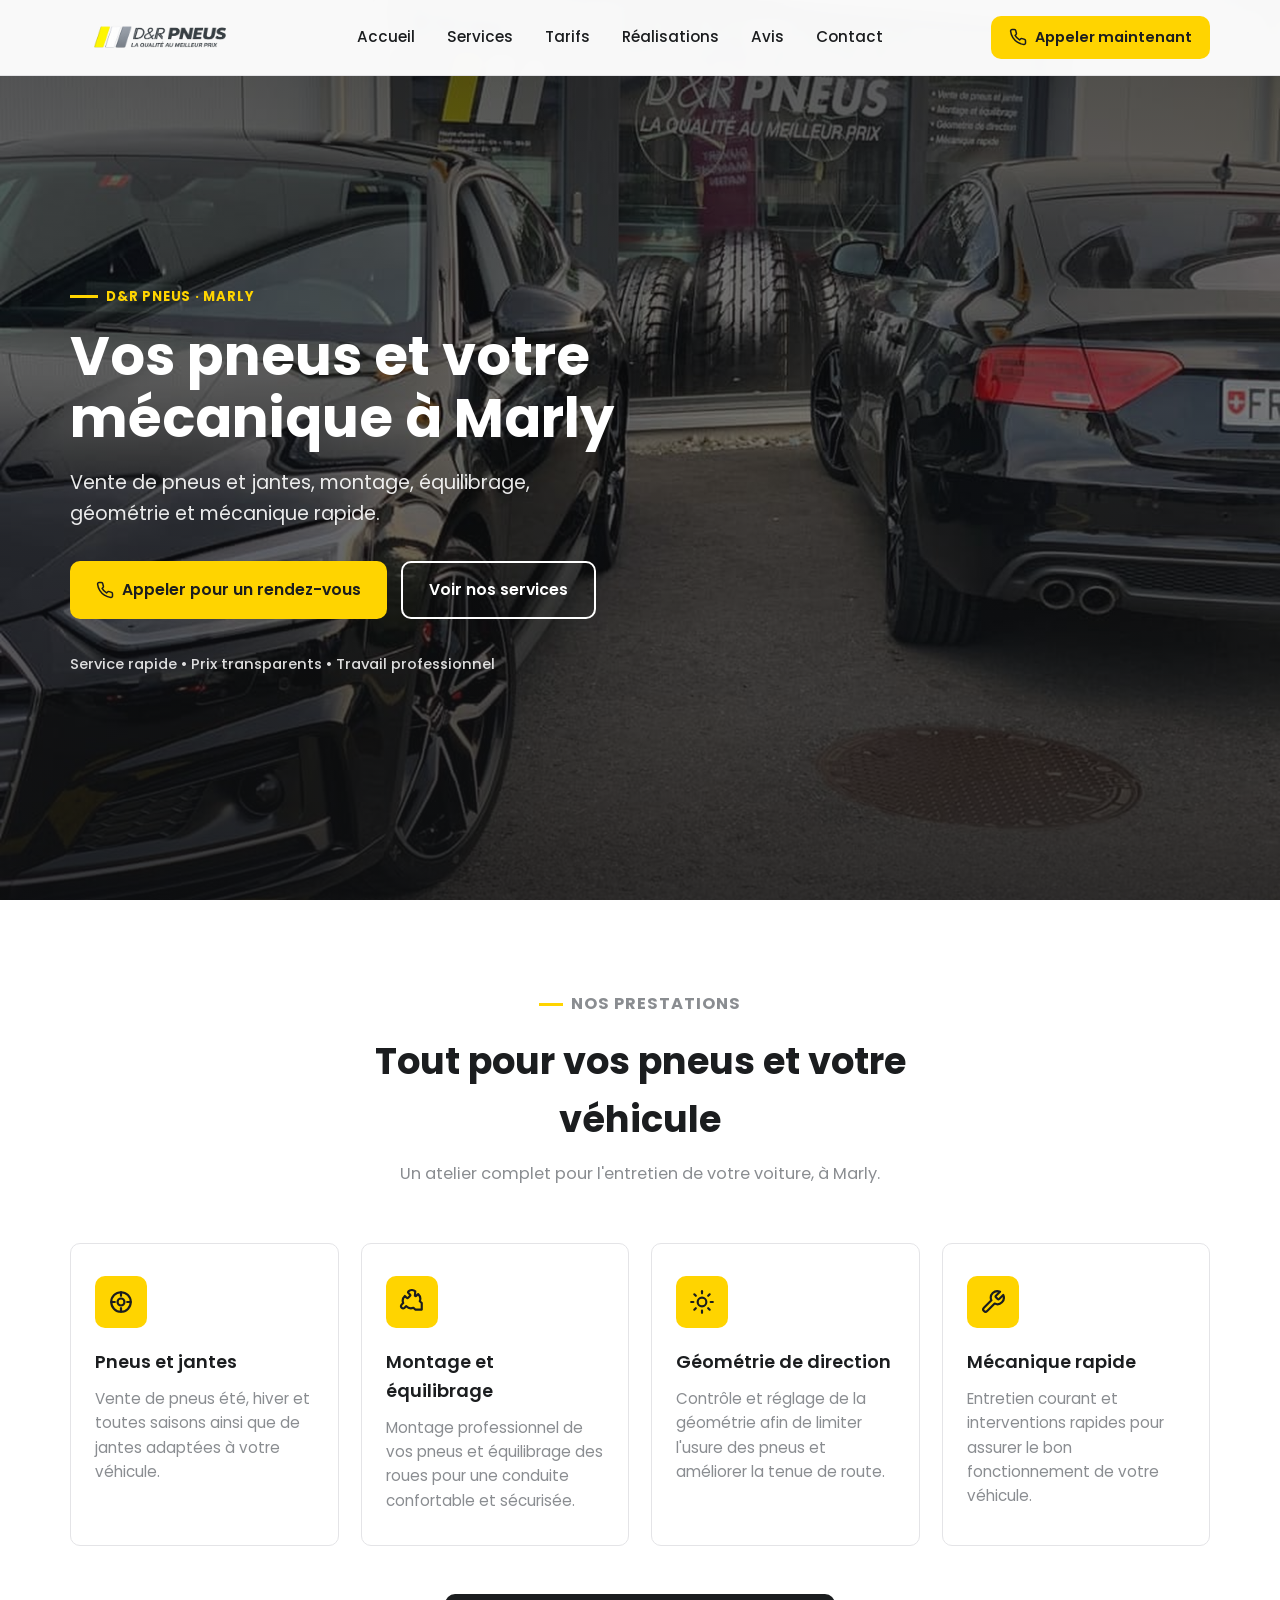
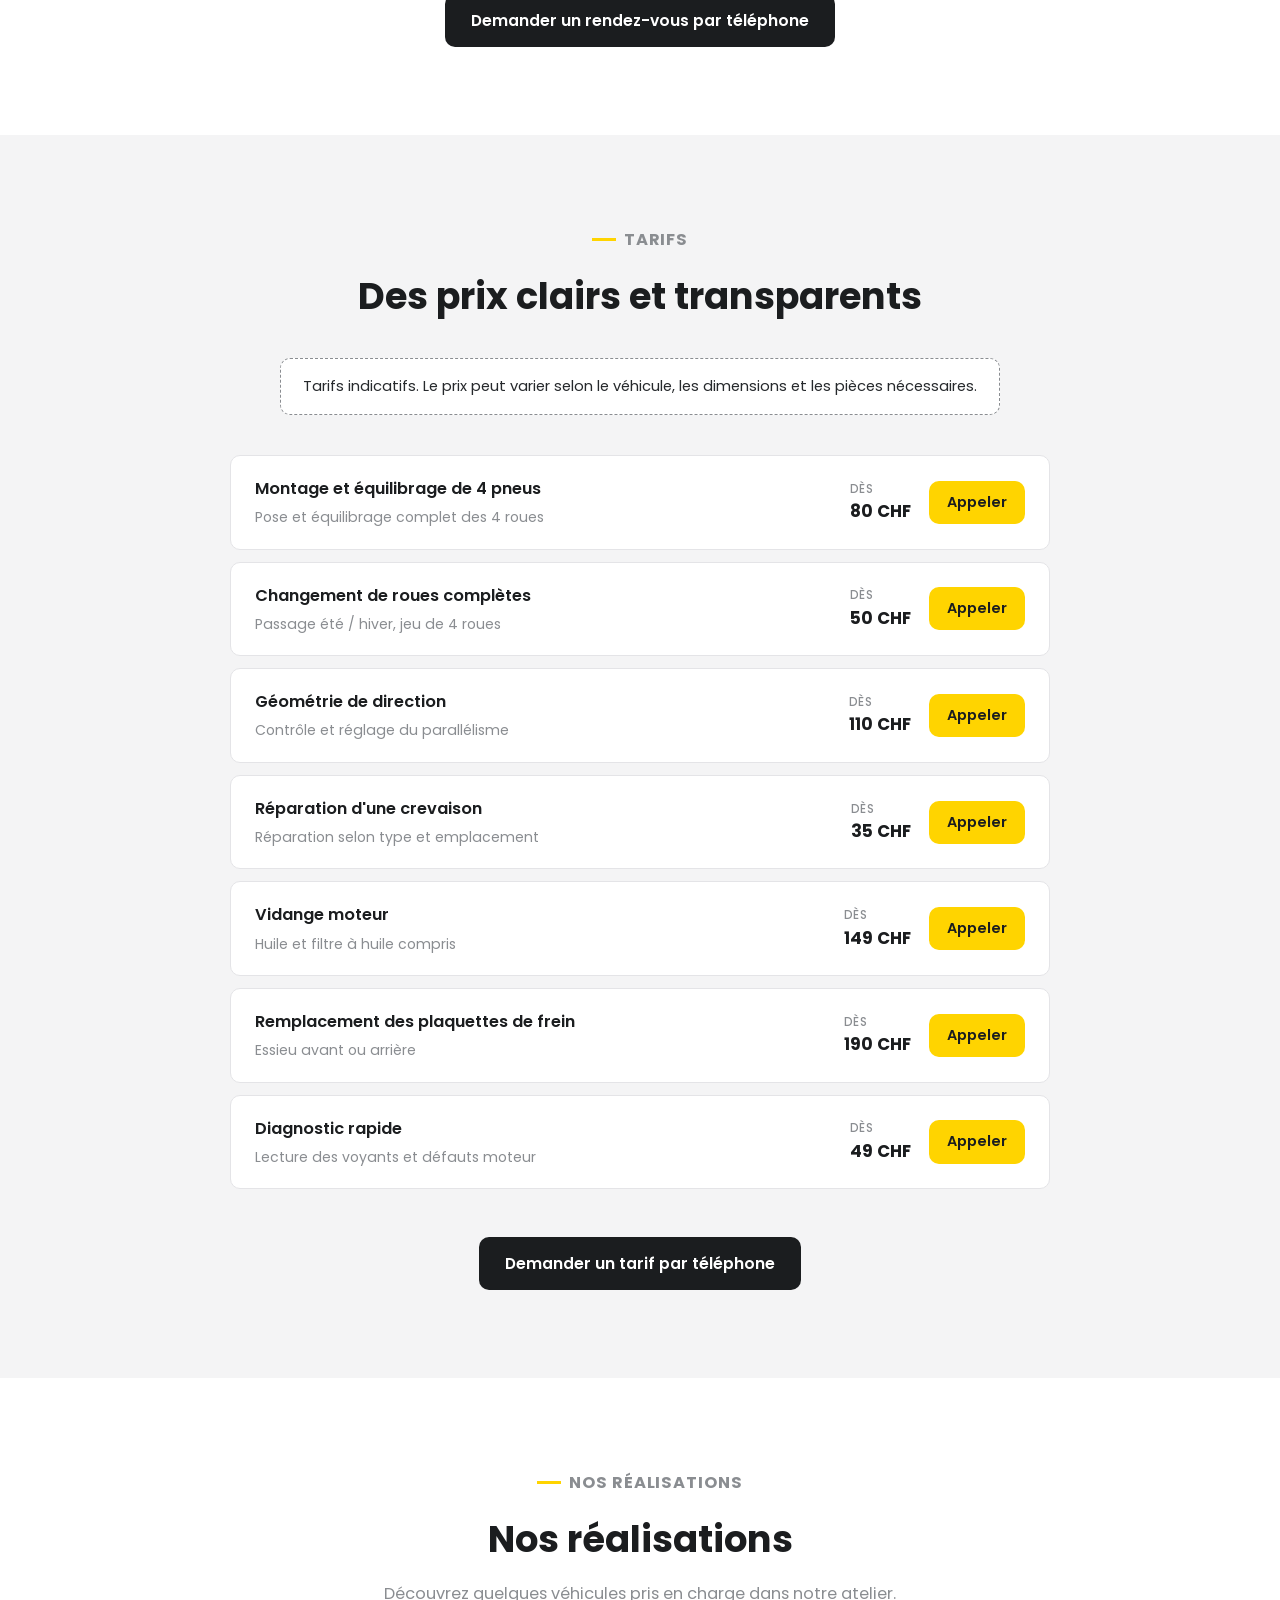
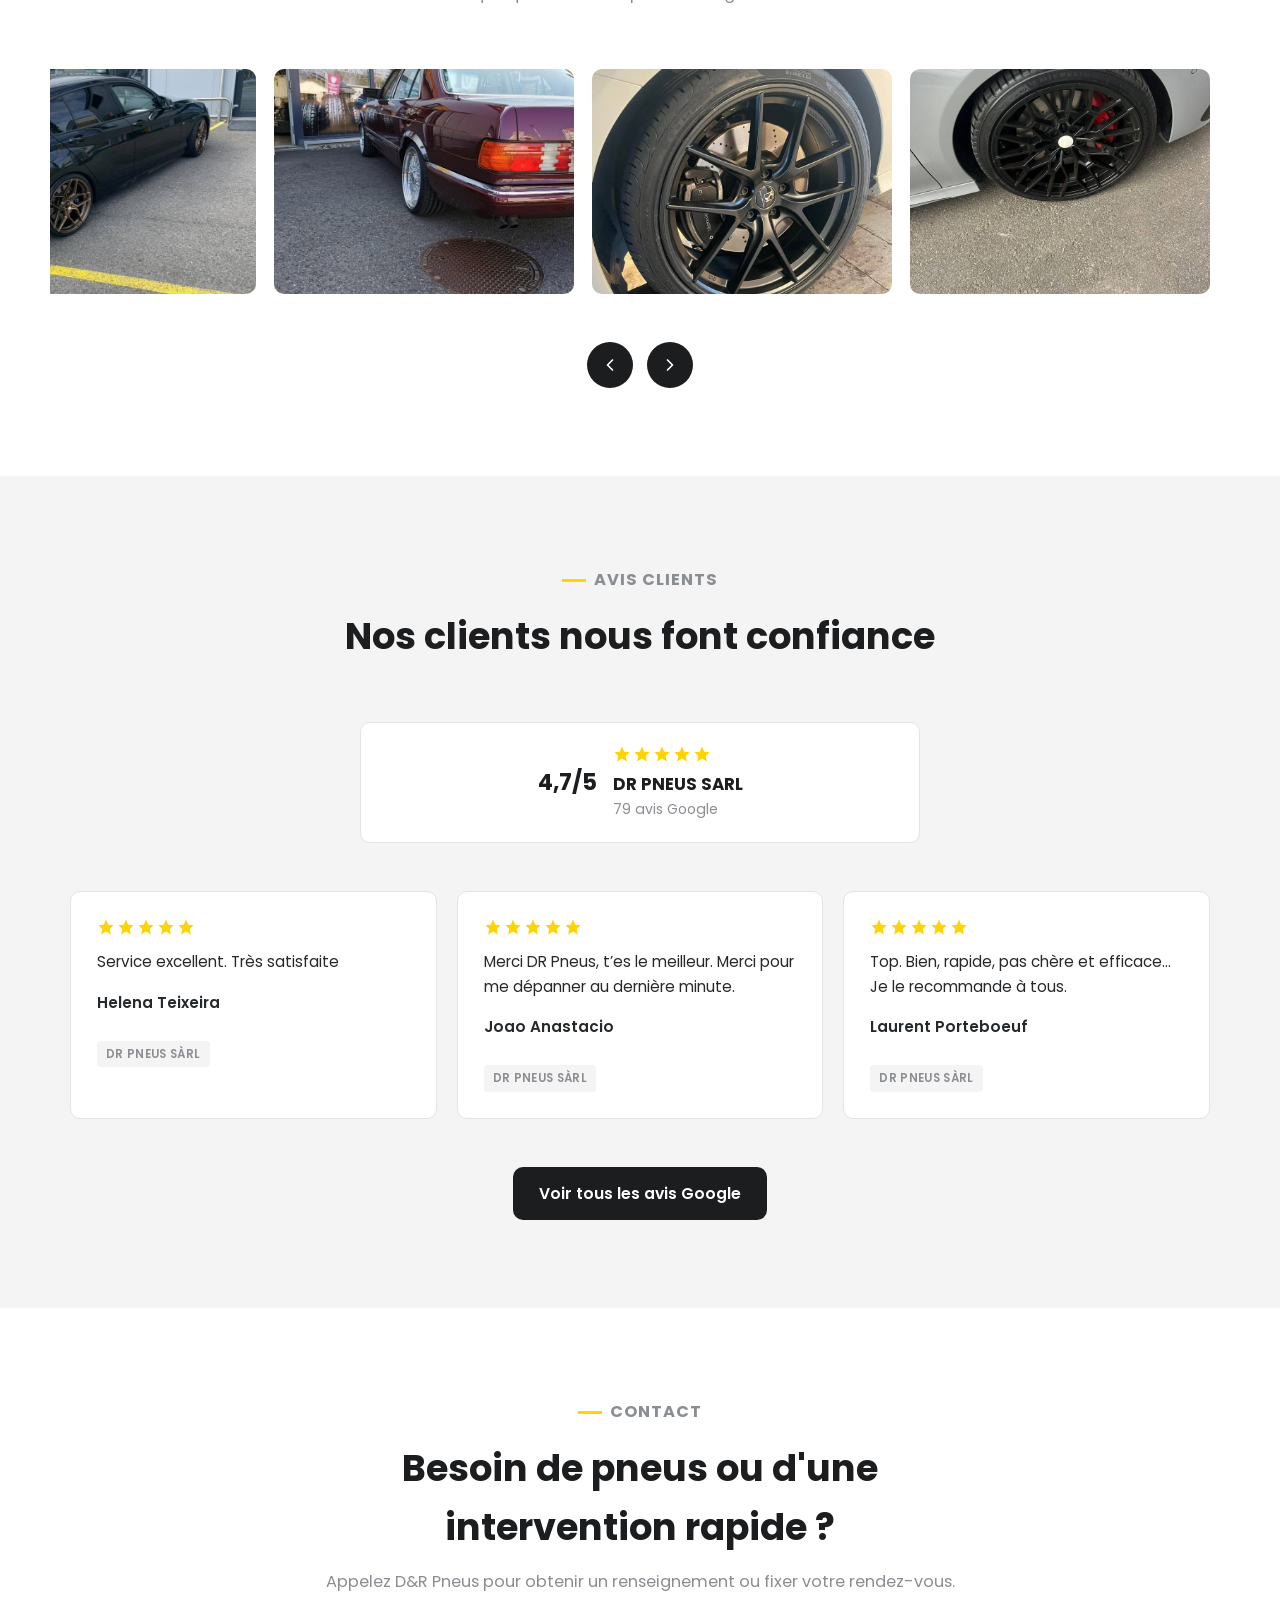
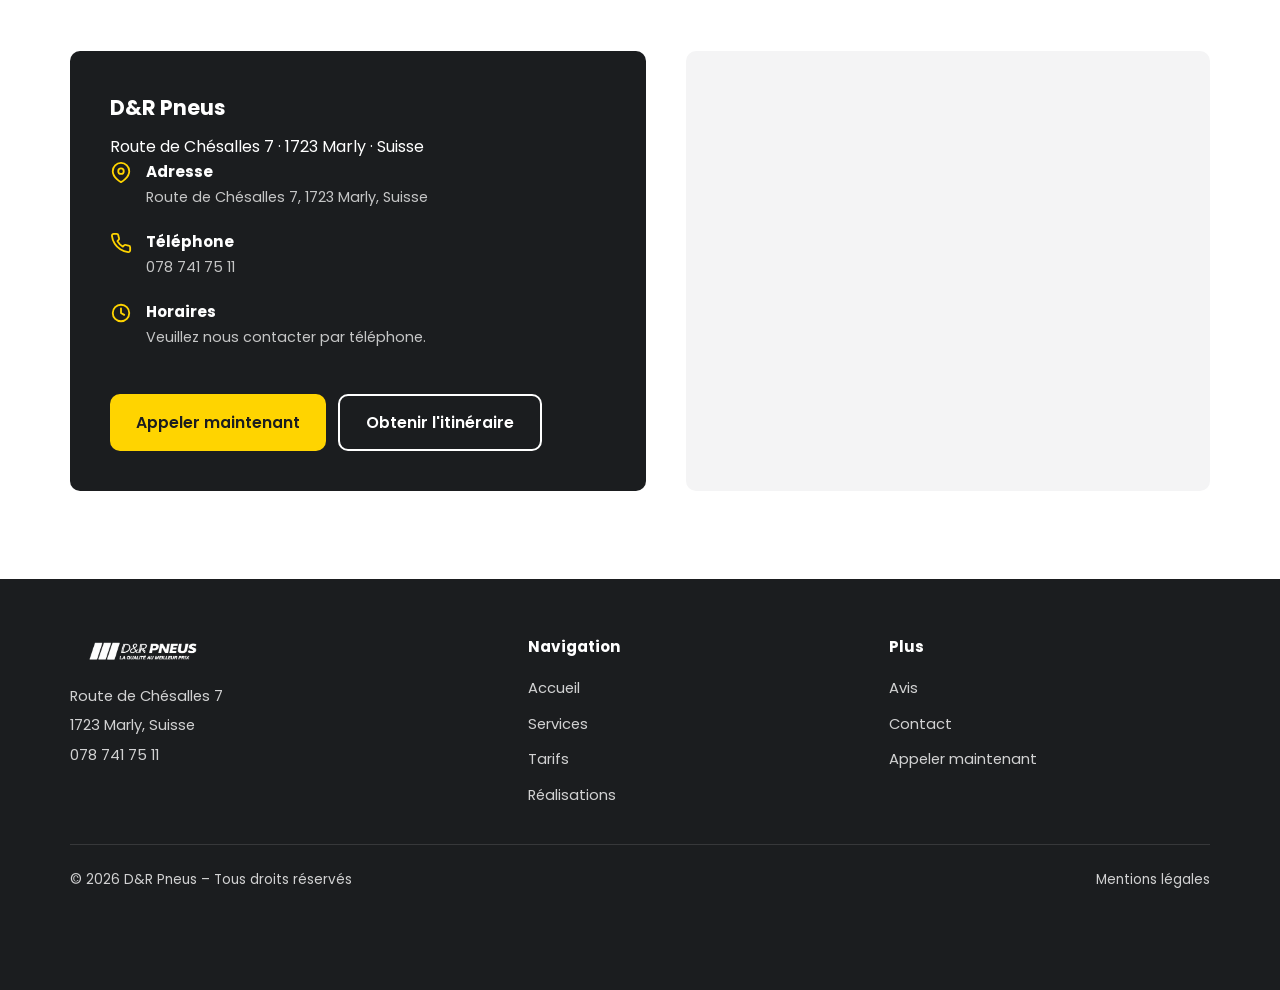
<file: index.html>
<!DOCTYPE html>
<html lang="fr">
<head>
  <meta charset="UTF-8">
  <meta name="viewport" content="width=device-width, initial-scale=1.0">

  <!-- ===================== SEO ===================== -->
  <title>D&amp;R Pneus Marly | Pneus, jantes, géométrie et mécanique</title>
  <meta name="description" content="D&R Pneus à Marly : vente de pneus et jantes, montage, équilibrage, géométrie de direction et mécanique rapide. Appelez pour prendre rendez-vous.">
  <meta name="robots" content="index, follow">
  <link rel="canonical" href="https://www.dr-pneus.ch/">

  <!-- Open Graph -->
  <meta property="og:type" content="business.business">
  <meta property="og:title" content="D&R Pneus Marly | Pneus, jantes, géométrie et mécanique">
  <meta property="og:description" content="Vente de pneus et jantes, montage, équilibrage, géométrie de direction et mécanique rapide à Marly (Fribourg).">
  <meta property="og:image" content="assets/images/atelier-dr-pneus.jpg">
  <meta property="og:locale" content="fr_CH">

  <!-- Favicon (à remplacer si besoin par un fichier dédié) -->
  <link rel="icon" href="assets/images/logo-dr-pneus.png" type="image/png">

  <!-- Polices : Poppins -->
  <link rel="preconnect" href="https://fonts.googleapis.com">
  <link rel="preconnect" href="https://fonts.gstatic.com" crossorigin>
  <link href="https://fonts.googleapis.com/css2?family=Poppins:wght@400;500;600;700&display=swap" rel="stylesheet">

  <link rel="stylesheet" href="styles.css">

  <!-- ===================== Schema.org (référencement local) ===================== -->
  <script type="application/ld+json">
  {
    "@context": "https://schema.org",
    "@type": "TireShop",
    "name": "D&R Pneus",
    "image": "assets/images/atelier-dr-pneus.jpg",
    "telephone": "+41787417511",
    "priceRange": "$$",
    "address": {
      "@type": "PostalAddress",
      "streetAddress": "Route de Chésalles 7",
      "postalCode": "1723",
      "addressLocality": "Marly",
      "addressCountry": "CH"
    },
    "areaServed": [
      { "@type": "City", "name": "Marly" },
      { "@type": "City", "name": "Fribourg" }
    ],
    "makesOffer": [
      { "@type": "Offer", "itemOffered": { "@type": "Service", "name": "Vente de pneus et jantes" } },
      { "@type": "Offer", "itemOffered": { "@type": "Service", "name": "Montage et équilibrage" } },
      { "@type": "Offer", "itemOffered": { "@type": "Service", "name": "Géométrie de direction" } },
      { "@type": "Offer", "itemOffered": { "@type": "Service", "name": "Mécanique rapide" } }
    ]
  }
  </script>
</head>
<body>

  <a href="#main" class="skip-link">Aller au contenu</a>

  <!-- ===================== EN-TÊTE ===================== -->
  <header class="site-header">
    <div class="container header-inner">
      <a href="#accueil" class="logo-link" aria-label="D&R Pneus - Accueil">
        <img src="assets/images/logo-dr-pneus.png" alt="Logo D&R Pneus - La qualité au meilleur prix" class="logo-img">
      </a>

      <nav class="main-nav" aria-label="Navigation principale">
        <a href="#accueil">Accueil</a>
        <a href="#services">Services</a>
        <a href="#tarifs">Tarifs</a>
        <a href="#realisations">Réalisations</a>
        <a href="#avis">Avis</a>
        <a href="#contact">Contact</a>
      </nav>

      <div class="header-actions">
        <a href="tel:+41787417511" class="btn btn-primary btn-small">
          <svg viewBox="0 0 24 24" fill="none" stroke="currentColor" stroke-width="2" stroke-linecap="round" stroke-linejoin="round"><path d="M22 16.92v3a2 2 0 0 1-2.18 2 19.79 19.79 0 0 1-8.63-3.07 19.5 19.5 0 0 1-6-6 19.79 19.79 0 0 1-3.07-8.67A2 2 0 0 1 4.11 2h3a2 2 0 0 1 2 1.72c.127.96.361 1.903.7 2.81a2 2 0 0 1-.45 2.11L8.09 9.91a16 16 0 0 0 6 6l1.27-1.27a2 2 0 0 1 2.11-.45c.907.339 1.85.573 2.81.7A2 2 0 0 1 22 16.92z"/></svg>
          Appeler maintenant
        </a>
        <button class="menu-toggle" id="menuToggle" aria-label="Ouvrir le menu" aria-expanded="false" aria-controls="mobileNav">
          <svg viewBox="0 0 24 24" fill="none" stroke="currentColor" stroke-width="2" stroke-linecap="round" stroke-linejoin="round"><line x1="3" y1="12" x2="21" y2="12"/><line x1="3" y1="6" x2="21" y2="6"/><line x1="3" y1="18" x2="21" y2="18"/></svg>
        </button>
      </div>
    </div>
  </header>

  <!-- Menu mobile plein écran -->
  <nav class="mobile-nav" id="mobileNav" aria-label="Navigation mobile">
    <ul>
      <li><a href="#accueil" class="mobile-nav-link">Accueil</a></li>
      <li><a href="#services" class="mobile-nav-link">Services</a></li>
      <li><a href="#tarifs" class="mobile-nav-link">Tarifs</a></li>
      <li><a href="#realisations" class="mobile-nav-link">Réalisations</a></li>
      <li><a href="#avis" class="mobile-nav-link">Avis</a></li>
      <li><a href="#contact" class="mobile-nav-link">Contact</a></li>
    </ul>
    <a href="tel:+41787417511" class="btn btn-primary btn-full">Prendre rendez-vous</a>
  </nav>

  <main id="main">

    <!-- ===================== 2. ACCUEIL / HERO ===================== -->
    <section class="hero" id="accueil">
      <div class="container">
        <div class="hero-content">
          <p class="hero-eyebrow">D&amp;R Pneus · Marly</p>
          <h1>Vos pneus et votre mécanique à Marly</h1>
          <p class="subtitle">Vente de pneus et jantes, montage, équilibrage, géométrie et mécanique rapide.</p>

          <div class="hero-buttons">
            <a href="tel:+41787417511" class="btn btn-primary">
              <svg viewBox="0 0 24 24" fill="none" stroke="currentColor" stroke-width="2" stroke-linecap="round" stroke-linejoin="round"><path d="M22 16.92v3a2 2 0 0 1-2.18 2 19.79 19.79 0 0 1-8.63-3.07 19.5 19.5 0 0 1-6-6 19.79 19.79 0 0 1-3.07-8.67A2 2 0 0 1 4.11 2h3a2 2 0 0 1 2 1.72c.127.96.361 1.903.7 2.81a2 2 0 0 1-.45 2.11L8.09 9.91a16 16 0 0 0 6 6l1.27-1.27a2 2 0 0 1 2.11-.45c.907.339 1.85.573 2.81.7A2 2 0 0 1 22 16.92z"/></svg>
              Appeler pour un rendez-vous
            </a>
            <a href="#services" class="btn btn-outline">Voir nos services</a>
          </div>

          <p class="hero-trust">Service rapide • Prix transparents • Travail professionnel</p>
        </div>
      </div>
    </section>

    <!-- ===================== 3. SERVICES ===================== -->
    <section class="section" id="services">
      <div class="container">
        <div class="section-header">
          <p class="section-eyebrow">Nos prestations</p>
          <h2>Tout pour vos pneus et votre véhicule</h2>
          <p>Un atelier complet pour l'entretien de votre voiture, à Marly.</p>
        </div>

        <div class="services-grid">

          <div class="service-card">
            <div class="service-icon">
              <svg viewBox="0 0 24 24" fill="none" stroke="currentColor" stroke-width="2" stroke-linecap="round" stroke-linejoin="round"><circle cx="12" cy="12" r="9"/><circle cx="12" cy="12" r="3.2"/><line x1="12" y1="3" x2="12" y2="6.3"/><line x1="12" y1="17.7" x2="12" y2="21"/><line x1="3" y1="12" x2="6.3" y2="12"/><line x1="17.7" y1="12" x2="21" y2="12"/></svg>
            </div>
            <h3>Pneus et jantes</h3>
            <p>Vente de pneus été, hiver et toutes saisons ainsi que de jantes adaptées à votre véhicule.</p>
          </div>

          <div class="service-card">
            <div class="service-icon">
              <svg viewBox="0 0 24 24" fill="none" stroke="currentColor" stroke-width="2" stroke-linecap="round" stroke-linejoin="round"><path d="M14.7 6.3a1 1 0 0 0 1.4 0l1.6-1.6a6 6 0 0 1 1.5 6.6L21 13v6h-6l-1.7-1.7a6 6 0 0 1-6.6-1.5L5.1 17.4a2 2 0 0 1-2.8-2.8l1.6-1.6a6 6 0 0 1 1.5-6.6L7.1 8a1 1 0 0 0 1.4 0l1.6-1.6a1 1 0 0 0 0-1.4L8.7 3.6a1 1 0 0 1 0-1.4 4.7 4.7 0 0 1 6.3 0z"/></svg>
            </div>
            <h3>Montage et équilibrage</h3>
            <p>Montage professionnel de vos pneus et équilibrage des roues pour une conduite confortable et sécurisée.</p>
          </div>

          <div class="service-card">
            <div class="service-icon">
              <svg viewBox="0 0 24 24" fill="none" stroke="currentColor" stroke-width="2" stroke-linecap="round" stroke-linejoin="round"><path d="M12 2v2"/><path d="M12 20v2"/><path d="M4.9 4.9l1.4 1.4"/><path d="M17.7 17.7l1.4 1.4"/><path d="M2 12h2"/><path d="M20 12h2"/><path d="M4.9 19.1l1.4-1.4"/><path d="M17.7 6.3l1.4-1.4"/><circle cx="12" cy="12" r="4"/></svg>
            </div>
            <h3>Géométrie de direction</h3>
            <p>Contrôle et réglage de la géométrie afin de limiter l'usure des pneus et améliorer la tenue de route.</p>
          </div>

          <div class="service-card">
            <div class="service-icon">
              <svg viewBox="0 0 24 24" fill="none" stroke="currentColor" stroke-width="2" stroke-linecap="round" stroke-linejoin="round"><path d="M14.7 6.3a1 1 0 0 0 0 1.4l1.6 1.6a1 1 0 0 0 1.4 0l3.77-3.77a6 6 0 0 1-7.94 7.94l-6.91 6.91a2.12 2.12 0 0 1-3-3l6.91-6.91a6 6 0 0 1 7.94-7.94l-3.76 3.76z"/></svg>
            </div>
            <h3>Mécanique rapide</h3>
            <p>Entretien courant et interventions rapides pour assurer le bon fonctionnement de votre véhicule.</p>
          </div>

        </div>

        <div class="section-footer-cta">
          <a href="tel:+41787417511" class="btn btn-dark">Demander un rendez-vous par téléphone</a>
        </div>
      </div>
    </section>

    <!-- ===================== 4. TARIFS ===================== -->
    <!--
      MODIFIER LES TARIFS ICI :
      Chaque prestation est une "pricing-item". Il suffit de changer le texte
      dans <h3>, <p> et <span class="pricing-price"> pour mettre à jour un prix.
    -->
    <section class="section section-alt" id="tarifs">
      <div class="container">
        <div class="section-header">
          <p class="section-eyebrow">Tarifs</p>
          <h2>Des prix clairs et transparents</h2>
        </div>

        <p class="pricing-note">Tarifs indicatifs. Le prix peut varier selon le véhicule, les dimensions et les pièces nécessaires.</p>

        <div class="pricing-list">

          <div class="pricing-item">
            <div class="pricing-item-info">
              <h3>Montage et équilibrage de 4 pneus</h3>
              <p>Pose et équilibrage complet des 4 roues</p>
            </div>
            <div class="pricing-item-right">
              <div class="pricing-price"><span>Dès</span>80 CHF</div>
              <a href="tel:+41787417511" class="btn btn-primary btn-small">Appeler</a>
            </div>
          </div>

          <div class="pricing-item">
            <div class="pricing-item-info">
              <h3>Changement de roues complètes</h3>
              <p>Passage été / hiver, jeu de 4 roues</p>
            </div>
            <div class="pricing-item-right">
              <div class="pricing-price"><span>Dès</span>50 CHF</div>
              <a href="tel:+41787417511" class="btn btn-primary btn-small">Appeler</a>
            </div>
          </div>

          <div class="pricing-item">
            <div class="pricing-item-info">
              <h3>Géométrie de direction</h3>
              <p>Contrôle et réglage du parallélisme</p>
            </div>
            <div class="pricing-item-right">
              <div class="pricing-price"><span>Dès</span>110 CHF</div>
              <a href="tel:+41787417511" class="btn btn-primary btn-small">Appeler</a>
            </div>
          </div>

          <div class="pricing-item">
            <div class="pricing-item-info">
              <h3>Réparation d'une crevaison</h3>
              <p>Réparation selon type et emplacement</p>
            </div>
            <div class="pricing-item-right">
              <div class="pricing-price"><span>Dès</span>35 CHF</div>
              <a href="tel:+41787417511" class="btn btn-primary btn-small">Appeler</a>
            </div>
          </div>

          <div class="pricing-item">
            <div class="pricing-item-info">
              <h3>Vidange moteur</h3>
              <p>Huile et filtre à huile compris</p>
            </div>
            <div class="pricing-item-right">
              <div class="pricing-price"><span>Dès</span>149 CHF</div>
              <a href="tel:+41787417511" class="btn btn-primary btn-small">Appeler</a>
            </div>
          </div>

          <div class="pricing-item">
            <div class="pricing-item-info">
              <h3>Remplacement des plaquettes de frein</h3>
              <p>Essieu avant ou arrière</p>
            </div>
            <div class="pricing-item-right">
              <div class="pricing-price"><span>Dès</span>190 CHF</div>
              <a href="tel:+41787417511" class="btn btn-primary btn-small">Appeler</a>
            </div>
          </div>

          <div class="pricing-item">
            <div class="pricing-item-info">
              <h3>Diagnostic rapide</h3>
              <p>Lecture des voyants et défauts moteur</p>
            </div>
            <div class="pricing-item-right">
              <div class="pricing-price"><span>Dès</span>49 CHF</div>
              <a href="tel:+41787417511" class="btn btn-primary btn-small">Appeler</a>
            </div>
          </div>

        </div>

        <div class="section-footer-cta">
          <a href="tel:+41787417511" class="btn btn-dark">Demander un tarif par téléphone</a>
        </div>
      </div>
    </section>

    <!-- ===================== 5. RÉALISATIONS (slider) ===================== -->
    <!--
      MODIFIER / AJOUTER DES PHOTOS :
      Ajoutez simplement une nouvelle "slide-item" avec une image dans
      assets/images/realisations/. Aucune autre modification n'est nécessaire.
    -->
    <section class="section slider-section" id="realisations">
      <div class="container">
        <div class="section-header">
          <p class="section-eyebrow">Nos réalisations</p>
          <h2>Nos réalisations</h2>
          <p>Découvrez quelques véhicules pris en charge dans notre atelier.</p>
        </div>
      </div>

      <div class="container slider-wrapper">
        <div class="slider-track" id="sliderTrack" tabindex="0" role="region" aria-label="Galerie de réalisations">
          <div class="slide-item"><img src="assets/images/realisations/realisation-01.jpg" alt="Véhicule pris en charge chez D&R Pneus - réalisation 1" loading="lazy" width="600" height="450"></div>
          <div class="slide-item"><img src="assets/images/realisations/realisation-02.jpg" alt="Véhicule pris en charge chez D&R Pneus - réalisation 2" loading="lazy" width="600" height="450"></div>
          <div class="slide-item"><img src="assets/images/realisations/realisation-03.jpg" alt="Véhicule pris en charge chez D&R Pneus - réalisation 3" loading="lazy" width="600" height="450"></div>
          <div class="slide-item"><img src="assets/images/realisations/realisation-04.jpg" alt="Véhicule pris en charge chez D&R Pneus - réalisation 4" loading="lazy" width="600" height="450"></div>
          <div class="slide-item"><img src="assets/images/realisations/realisation-05.jpg" alt="Véhicule pris en charge chez D&R Pneus - réalisation 5" loading="lazy" width="600" height="450"></div>
          <div class="slide-item"><img src="assets/images/realisations/realisation-06.jpg" alt="Véhicule pris en charge chez D&R Pneus - réalisation 6" loading="lazy" width="600" height="450"></div>
          <div class="slide-item"><img src="assets/images/realisations/realisation-07.jpg" alt="Véhicule pris en charge chez D&R Pneus - réalisation 7" loading="lazy" width="600" height="450"></div>
          <div class="slide-item"><img src="assets/images/realisations/realisation-08.jpg" alt="Véhicule pris en charge chez D&R Pneus - réalisation 8" loading="lazy" width="600" height="450"></div>
          <div class="slide-item"><img src="assets/images/realisations/realisation-09.jpg" alt="Véhicule pris en charge chez D&R Pneus - réalisation 9" loading="lazy" width="600" height="450"></div>
          <div class="slide-item"><img src="assets/images/realisations/realisation-10.jpg" alt="Véhicule pris en charge chez D&R Pneus - réalisation 10" loading="lazy" width="600" height="450"></div>
          <div class="slide-item"><img src="assets/images/realisations/realisation-11.jpg" alt="Véhicule pris en charge chez D&R Pneus - réalisation 11" loading="lazy" width="600" height="450"></div>
          <div class="slide-item"><img src="assets/images/realisations/realisation-12.jpg" alt="Véhicule pris en charge chez D&R Pneus - réalisation 12" loading="lazy" width="600" height="450"></div>
          <div class="slide-item"><img src="assets/images/realisations/realisation-13.jpg" alt="Véhicule pris en charge chez D&R Pneus - réalisation 13" loading="lazy" width="600" height="450"></div>
          <div class="slide-item"><img src="assets/images/realisations/realisation-14.jpg" alt="Véhicule pris en charge chez D&R Pneus - réalisation 14" loading="lazy" width="600" height="450"></div>
        </div>

        <div class="slider-arrows">
          <button class="slider-arrow" id="sliderPrev" aria-label="Photo précédente">
            <svg viewBox="0 0 24 24" fill="none" stroke="currentColor" stroke-width="2" stroke-linecap="round" stroke-linejoin="round"><polyline points="15 18 9 12 15 6"/></svg>
          </button>
          <button class="slider-arrow" id="sliderNext" aria-label="Photo suivante">
            <svg viewBox="0 0 24 24" fill="none" stroke="currentColor" stroke-width="2" stroke-linecap="round" stroke-linejoin="round"><polyline points="9 18 15 12 9 6"/></svg>
          </button>
        </div>
      </div>
    </section>

    <!-- ===================== 6. AVIS GOOGLE ===================== -->
    <!--
      MODIFIER LES AVIS GOOGLE :
      Le bloc "reviews-summary" (nom, note, nombre d'avis) et le lien
      GOOGLE_REVIEWS_URL (dans script.js) doivent être vérifiés avant la mise en ligne.
      Les 3 cartes ci-dessous sont des textes temporaires à remplacer par de vrais avis.
    -->
    <section class="section section-alt" id="avis">
      <div class="container">
        <div class="section-header">
          <p class="section-eyebrow">Avis clients</p>
          <h2>Nos clients nous font confiance</h2>
        </div>

        <div class="reviews-summary">
          <div class="reviews-score">4,7/5</div>
          <div>
            <div class="stars" aria-hidden="true">
              <svg viewBox="0 0 24 24" fill="currentColor"><polygon points="12 2 15 9 22 9.5 17 14.5 18.5 22 12 18 5.5 22 7 14.5 2 9.5 9 9"/></svg>
              <svg viewBox="0 0 24 24" fill="currentColor"><polygon points="12 2 15 9 22 9.5 17 14.5 18.5 22 12 18 5.5 22 7 14.5 2 9.5 9 9"/></svg>
              <svg viewBox="0 0 24 24" fill="currentColor"><polygon points="12 2 15 9 22 9.5 17 14.5 18.5 22 12 18 5.5 22 7 14.5 2 9.5 9 9"/></svg>
              <svg viewBox="0 0 24 24" fill="currentColor"><polygon points="12 2 15 9 22 9.5 17 14.5 18.5 22 12 18 5.5 22 7 14.5 2 9.5 9 9"/></svg>
              <svg viewBox="0 0 24 24" fill="currentColor"><polygon points="12 2 15 9 22 9.5 17 14.5 18.5 22 12 18 5.5 22 7 14.5 2 9.5 9 9"/></svg>
            </div>
            <p class="reviews-summary-name">DR PNEUS SARL</p>
            <p class="reviews-summary-sub">79 avis Google</p>
          </div>
        </div>

        <div class="reviews-grid">

          <div class="review-card">
            <div class="stars" aria-hidden="true">
              <svg viewBox="0 0 24 24" fill="currentColor"><polygon points="12 2 15 9 22 9.5 17 14.5 18.5 22 12 18 5.5 22 7 14.5 2 9.5 9 9"/></svg>
              <svg viewBox="0 0 24 24" fill="currentColor"><polygon points="12 2 15 9 22 9.5 17 14.5 18.5 22 12 18 5.5 22 7 14.5 2 9.5 9 9"/></svg>
              <svg viewBox="0 0 24 24" fill="currentColor"><polygon points="12 2 15 9 22 9.5 17 14.5 18.5 22 12 18 5.5 22 7 14.5 2 9.5 9 9"/></svg>
              <svg viewBox="0 0 24 24" fill="currentColor"><polygon points="12 2 15 9 22 9.5 17 14.5 18.5 22 12 18 5.5 22 7 14.5 2 9.5 9 9"/></svg>
              <svg viewBox="0 0 24 24" fill="currentColor"><polygon points="12 2 15 9 22 9.5 17 14.5 18.5 22 12 18 5.5 22 7 14.5 2 9.5 9 9"/></svg>
            </div>
            <p>Service excellent. Très satisfaite</p>
            <p class="review-author">Helena Teixeira</p>
            <span class="review-placeholder-tag">DR Pneus Sàrl</span>
          </div>

          <div class="review-card">
            <div class="stars" aria-hidden="true">
              <svg viewBox="0 0 24 24" fill="currentColor"><polygon points="12 2 15 9 22 9.5 17 14.5 18.5 22 12 18 5.5 22 7 14.5 2 9.5 9 9"/></svg>
              <svg viewBox="0 0 24 24" fill="currentColor"><polygon points="12 2 15 9 22 9.5 17 14.5 18.5 22 12 18 5.5 22 7 14.5 2 9.5 9 9"/></svg>
              <svg viewBox="0 0 24 24" fill="currentColor"><polygon points="12 2 15 9 22 9.5 17 14.5 18.5 22 12 18 5.5 22 7 14.5 2 9.5 9 9"/></svg>
              <svg viewBox="0 0 24 24" fill="currentColor"><polygon points="12 2 15 9 22 9.5 17 14.5 18.5 22 12 18 5.5 22 7 14.5 2 9.5 9 9"/></svg>
              <svg viewBox="0 0 24 24" fill="currentColor"><polygon points="12 2 15 9 22 9.5 17 14.5 18.5 22 12 18 5.5 22 7 14.5 2 9.5 9 9"/></svg>
            </div>
            <p>Merci DR Pneus, t’es le meilleur. Merci pour me dépanner au dernière minute.</p>
            <p class="review-author">Joao Anastacio</p>
            <span class="review-placeholder-tag">DR Pneus Sàrl</span>
          </div>

          <div class="review-card">
            <div class="stars" aria-hidden="true">
              <svg viewBox="0 0 24 24" fill="currentColor"><polygon points="12 2 15 9 22 9.5 17 14.5 18.5 22 12 18 5.5 22 7 14.5 2 9.5 9 9"/></svg>
              <svg viewBox="0 0 24 24" fill="currentColor"><polygon points="12 2 15 9 22 9.5 17 14.5 18.5 22 12 18 5.5 22 7 14.5 2 9.5 9 9"/></svg>
              <svg viewBox="0 0 24 24" fill="currentColor"><polygon points="12 2 15 9 22 9.5 17 14.5 18.5 22 12 18 5.5 22 7 14.5 2 9.5 9 9"/></svg>
              <svg viewBox="0 0 24 24" fill="currentColor"><polygon points="12 2 15 9 22 9.5 17 14.5 18.5 22 12 18 5.5 22 7 14.5 2 9.5 9 9"/></svg>
              <svg viewBox="0 0 24 24" fill="currentColor"><polygon points="12 2 15 9 22 9.5 17 14.5 18.5 22 12 18 5.5 22 7 14.5 2 9.5 9 9"/></svg>
            </div>
            <p>Top. Bien, rapide, pas chère et efficace... Je le recommande à tous.</p>
            <p class="review-author">Laurent Porteboeuf</p>
            <span class="review-placeholder-tag">DR Pneus Sàrl</span>
          </div>

        </div>

        <div class="section-footer-cta">
          <a href="#" id="googleReviewsLink" class="btn btn-dark" target="_blank" rel="noopener">Voir tous les avis Google</a>
        </div>
      </div>
    </section>

    <!-- ===================== 7. CONTACT ===================== -->
    <section class="section" id="contact">
      <div class="container">
        <div class="section-header">
          <p class="section-eyebrow">Contact</p>
          <h2>Besoin de pneus ou d'une intervention rapide ?</h2>
          <p>Appelez D&amp;R Pneus pour obtenir un renseignement ou fixer votre rendez-vous.</p>
        </div>

        <div class="contact-grid">

          <div class="contact-info-card">
            <div>
              <h3>D&amp;R Pneus</h3>
              <p>Route de Chésalles 7 · 1723 Marly · Suisse</p>

              <div class="contact-detail">
                <svg viewBox="0 0 24 24" fill="none" stroke="currentColor" stroke-width="2" stroke-linecap="round" stroke-linejoin="round"><path d="M21 10c0 7-9 12-9 12s-9-5-9-12a9 9 0 0 1 18 0z"/><circle cx="12" cy="10" r="3"/></svg>
                <div>
                  <strong>Adresse</strong>
                  <span>Route de Chésalles 7, 1723 Marly, Suisse</span>
                </div>
              </div>

              <div class="contact-detail">
                <svg viewBox="0 0 24 24" fill="none" stroke="currentColor" stroke-width="2" stroke-linecap="round" stroke-linejoin="round"><path d="M22 16.92v3a2 2 0 0 1-2.18 2 19.79 19.79 0 0 1-8.63-3.07 19.5 19.5 0 0 1-6-6 19.79 19.79 0 0 1-3.07-8.67A2 2 0 0 1 4.11 2h3a2 2 0 0 1 2 1.72c.127.96.361 1.903.7 2.81a2 2 0 0 1-.45 2.11L8.09 9.91a16 16 0 0 0 6 6l1.27-1.27a2 2 0 0 1 2.11-.45c.907.339 1.85.573 2.81.7A2 2 0 0 1 22 16.92z"/></svg>
                <div>
                  <strong>Téléphone</strong>
                  <span>078 741 75 11</span>
                </div>
              </div>

              <!-- MODIFIER LES HORAIRES ICI -->
              <div class="contact-detail">
                <svg viewBox="0 0 24 24" fill="none" stroke="currentColor" stroke-width="2" stroke-linecap="round" stroke-linejoin="round"><circle cx="12" cy="12" r="9"/><polyline points="12 7 12 12 15.5 14"/></svg>
                <div>
                  <strong>Horaires</strong>
                  <span>Veuillez nous contacter par téléphone.</span>
                </div>
              </div>
            </div>

            <div class="contact-buttons">
              <a href="tel:+41787417511" class="btn btn-primary">Appeler maintenant</a>
              <a href="https://www.google.com/maps/dir/?api=1&destination=Route+de+Ch%C3%A9salles+7%2C+1723+Marly%2C+Suisse" target="_blank" rel="noopener" class="btn btn-outline">Obtenir l'itinéraire</a>
            </div>
          </div>

          <div class="contact-media">
            <!-- Carte Google Maps intégrée : remplacer la valeur src par l'URL d'intégration officielle du garage si besoin -->
            <iframe
              class="contact-map-frame"
              title="Localisation de D&R Pneus sur Google Maps"
              src="https://www.google.com/maps?q=Route+de+Ch%C3%A9salles+7,+1723+Marly,+Suisse&output=embed"
              loading="lazy"
              referrerpolicy="no-referrer-when-downgrade">
            </iframe>
          </div>

        </div>
      </div>
    </section>

  </main>

  <!-- ===================== 8. PIED DE PAGE ===================== -->
  <footer class="site-footer">
    <div class="container">
      <div class="footer-grid">

        <div class="footer-col footer-address">
          <img src="assets/images/logo-dr-pneus.png" alt="Logo D&R Pneus" class="footer-logo">
          <p>Route de Chésalles 7</p>
          <p>1723 Marly, Suisse</p>
          <p>078 741 75 11</p>
        </div>

        <div class="footer-col">
          <h4>Navigation</h4>
          <ul>
            <li><a href="#accueil">Accueil</a></li>
            <li><a href="#services">Services</a></li>
            <li><a href="#tarifs">Tarifs</a></li>
            <li><a href="#realisations">Réalisations</a></li>
          </ul>
        </div>

        <div class="footer-col">
          <h4>Plus</h4>
          <ul>
            <li><a href="#avis">Avis</a></li>
            <li><a href="#contact">Contact</a></li>
            <li><a href="tel:+41787417511">Appeler maintenant</a></li>
          </ul>
        </div>

      </div>

      <div class="footer-bottom">
        <p>© <span id="currentYear"></span> D&amp;R Pneus – Tous droits réservés</p>
        <a href="mentions-legales.html">Mentions légales</a>
      </div>
    </div>
  </footer>

  <!-- ===================== Bouton d'appel fixe (mobile) ===================== -->
  <div class="mobile-call-bar">
    <a href="tel:+41787417511" class="btn btn-primary btn-full">
      <svg viewBox="0 0 24 24" fill="none" stroke="currentColor" stroke-width="2" stroke-linecap="round" stroke-linejoin="round"><path d="M22 16.92v3a2 2 0 0 1-2.18 2 19.79 19.79 0 0 1-8.63-3.07 19.5 19.5 0 0 1-6-6 19.79 19.79 0 0 1-3.07-8.67A2 2 0 0 1 4.11 2h3a2 2 0 0 1 2 1.72c.127.96.361 1.903.7 2.81a2 2 0 0 1-.45 2.11L8.09 9.91a16 16 0 0 0 6 6l1.27-1.27a2 2 0 0 1 2.11-.45c.907.339 1.85.573 2.81.7A2 2 0 0 1 22 16.92z"/></svg>
      Appeler D&amp;R Pneus
    </a>
  </div>

  <script src="script.js"></script>
</body>
</html>
</file>
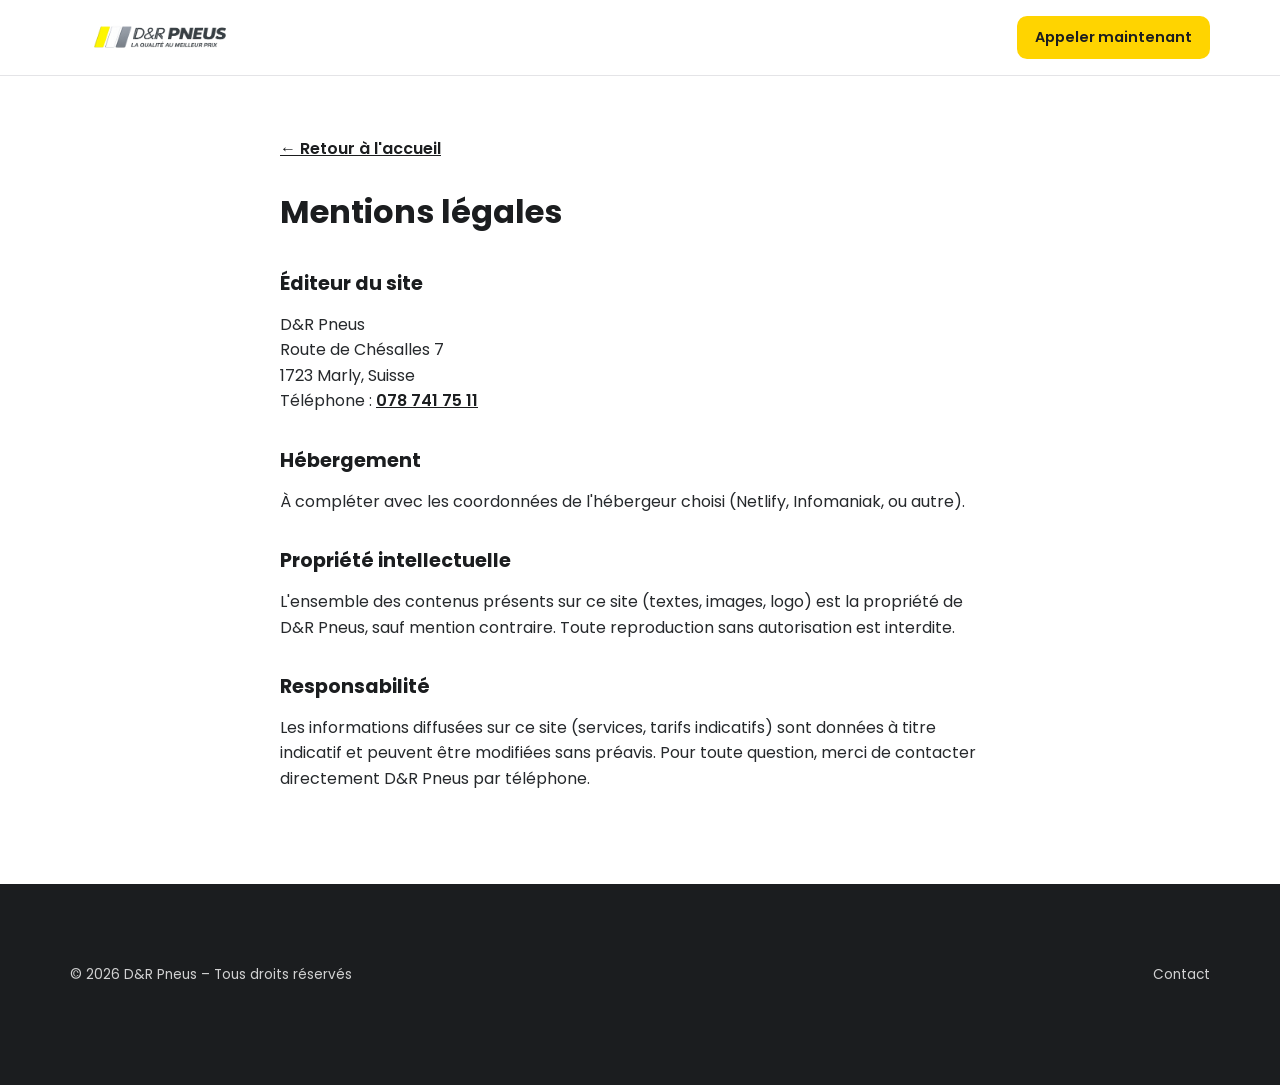
<file: mentions-legales.html>
<!DOCTYPE html>
<html lang="fr">
<head>
  <meta charset="UTF-8">
  <meta name="viewport" content="width=device-width, initial-scale=1.0">
  <title>Mentions légales | D&amp;R Pneus Marly</title>
  <meta name="description" content="Mentions légales de D&R Pneus, garage de pneus et mécanique à Marly.">
  <link rel="icon" href="assets/images/logo-dr-pneus.png" type="image/png">
  <link href="https://fonts.googleapis.com/css2?family=Poppins:wght@400;500;600;700&display=swap" rel="stylesheet">
  <link rel="stylesheet" href="styles.css">
  <style>
    .legal-content {
      max-width: 760px;
      margin: 0 auto;
      padding-top: calc(var(--header-height) + 60px);
      padding-bottom: 80px;
    }
    .legal-content h1 {
      font-size: 2rem;
      margin-bottom: 24px;
    }
    .legal-content h2 {
      font-size: 1.2rem;
      margin: 32px 0 12px;
    }
    .legal-content p {
      color: var(--color-dark-soft);
      margin-bottom: 12px;
    }
    .legal-content a {
      color: var(--color-dark);
      font-weight: 600;
      text-decoration: underline;
    }
    .back-link {
      display: inline-block;
      margin-bottom: 24px;
      font-weight: 600;
    }
  </style>
</head>
<body>

  <header class="site-header">
    <div class="container header-inner">
      <a href="index.html" class="logo-link" aria-label="D&R Pneus - Accueil">
        <img src="assets/images/logo-dr-pneus.png" alt="Logo D&R Pneus" class="logo-img">
      </a>
      <div class="header-actions">
        <a href="tel:+41787417511" class="btn btn-primary btn-small">Appeler maintenant</a>
      </div>
    </div>
  </header>

  <main class="container legal-content">
    <a href="index.html" class="back-link">&larr; Retour à l'accueil</a>
    <h1>Mentions légales</h1>

    <h2>Éditeur du site</h2>
    <p>D&amp;R Pneus<br>
    Route de Chésalles 7<br>
    1723 Marly, Suisse<br>
    Téléphone : <a href="tel:+41787417511">078 741 75 11</a></p>

    <h2>Hébergement</h2>
    <p>À compléter avec les coordonnées de l'hébergeur choisi (Netlify, Infomaniak, ou autre).</p>

    <h2>Propriété intellectuelle</h2>
    <p>L'ensemble des contenus présents sur ce site (textes, images, logo) est la propriété de D&amp;R Pneus, sauf mention contraire. Toute reproduction sans autorisation est interdite.</p>

    <h2>Responsabilité</h2>
    <p>Les informations diffusées sur ce site (services, tarifs indicatifs) sont données à titre indicatif et peuvent être modifiées sans préavis. Pour toute question, merci de contacter directement D&amp;R Pneus par téléphone.</p>
  </main>

  <footer class="site-footer">
    <div class="container footer-bottom">
      <p>© <span id="currentYear"></span> D&amp;R Pneus – Tous droits réservés</p>
      <a href="index.html#contact">Contact</a>
    </div>
  </footer>

  <script>
    document.getElementById('currentYear').textContent = new Date().getFullYear();
  </script>
</body>
</html>
</file>
<file: styles.css>
/* ==========================================================================
   D&R PNEUS - Feuille de style principale
   Couleurs de marque : jaune vif, blanc, gris anthracite, gris clair
   ========================================================================== */

/* ---------- Variables globales (faciles à modifier) ---------- */
:root {
  --color-yellow: #FFD400;
  --color-yellow-dark: #E6BF00;
  --color-white: #FFFFFF;
  --color-dark: #1B1D1F;        /* anthracite / noir profond */
  --color-dark-soft: #26292C;   /* anthracite légèrement plus clair */
  --color-gray-light: #F4F4F5;  /* fond gris clair */
  --color-gray-mid: #8A8D91;    /* texte secondaire */
  --color-border: #E4E4E7;

  --font-main: 'Poppins', -apple-system, BlinkMacSystemFont, 'Segoe UI', sans-serif;

  --radius: 10px;
  --shadow: 0 8px 24px rgba(0, 0, 0, 0.08);
  --header-height: 76px;

  --max-width: 1180px;
}

/* ---------- Reset ---------- */
* {
  margin: 0;
  padding: 0;
  box-sizing: border-box;
}

html {
  scroll-behavior: smooth;
  scroll-padding-top: var(--header-height);
}

body {
  font-family: var(--font-main);
  color: var(--color-dark);
  background-color: var(--color-white);
  line-height: 1.6;
  -webkit-font-smoothing: antialiased;
}

img {
  max-width: 100%;
  display: block;
}

a {
  color: inherit;
  text-decoration: none;
}

ul {
  list-style: none;
}

button {
  font-family: inherit;
  cursor: pointer;
  border: none;
}

.container {
  width: 100%;
  max-width: var(--max-width);
  margin: 0 auto;
  padding: 0 20px;
}

/* Respect des préférences de mouvement réduit */
@media (prefers-reduced-motion: reduce) {
  html {
    scroll-behavior: auto;
  }
  * {
    animation-duration: 0.01ms !important;
    animation-iteration-count: 1 !important;
    transition-duration: 0.01ms !important;
  }
}

/* Accessibilité : focus visible clair */
a:focus-visible,
button:focus-visible {
  outline: 3px solid var(--color-yellow);
  outline-offset: 2px;
}

/* Lien d'accès rapide au contenu (accessibilité clavier) */
.skip-link {
  position: absolute;
  left: -9999px;
  top: 0;
  background: var(--color-yellow);
  color: var(--color-dark);
  padding: 10px 16px;
  z-index: 1000;
  font-weight: 600;
}
.skip-link:focus {
  left: 10px;
  top: 10px;
}

/* ---------- Boutons ---------- */
.btn {
  display: inline-flex;
  align-items: center;
  justify-content: center;
  gap: 8px;
  padding: 14px 26px;
  border-radius: var(--radius);
  font-weight: 600;
  font-size: 0.98rem;
  transition: transform 0.15s ease, box-shadow 0.15s ease, background-color 0.15s ease;
  white-space: nowrap;
}

.btn svg {
  width: 18px;
  height: 18px;
  flex-shrink: 0;
}

.btn-primary {
  background-color: var(--color-yellow);
  color: var(--color-dark);
}
.btn-primary:hover {
  background-color: var(--color-yellow-dark);
  transform: translateY(-1px);
}

.btn-outline {
  background-color: transparent;
  color: var(--color-white);
  border: 2px solid var(--color-white);
}
.btn-outline:hover {
  background-color: var(--color-white);
  color: var(--color-dark);
}

.btn-dark {
  background-color: var(--color-dark);
  color: var(--color-white);
}
.btn-dark:hover {
  background-color: var(--color-dark-soft);
  transform: translateY(-1px);
}

.btn-small {
  padding: 10px 18px;
  font-size: 0.9rem;
}

.btn-full {
  width: 100%;
}

/* ---------- En-tête (header) ---------- */
.site-header {
  position: fixed;
  top: 0;
  left: 0;
  width: 100%;
  height: var(--header-height);
  background-color: rgba(255, 255, 255, 0.97);
  border-bottom: 1px solid var(--color-border);
  z-index: 900;
  backdrop-filter: blur(6px);
}

.header-inner {
  display: flex;
  align-items: center;
  justify-content: space-between;
  height: 100%;
}

.logo-link {
  display: flex;
  align-items: center;
  height: 100%;
}

.logo-img {
  height: 42px;
  width: auto;
}

/* Navigation principale (desktop) */
.main-nav {
  display: flex;
  align-items: center;
  gap: 4px;
}

.main-nav a {
  padding: 10px 14px;
  font-weight: 500;
  font-size: 0.95rem;
  border-radius: 6px;
  transition: background-color 0.15s ease, color 0.15s ease;
}

.main-nav a:hover {
  background-color: var(--color-gray-light);
}

.header-actions {
  display: flex;
  align-items: center;
  gap: 12px;
}

/* Bouton menu mobile (hamburger) */
.menu-toggle {
  display: none;
  background: none;
  width: 44px;
  height: 44px;
  align-items: center;
  justify-content: center;
  border-radius: 8px;
}
.menu-toggle:hover {
  background-color: var(--color-gray-light);
}
.menu-toggle svg {
  width: 26px;
  height: 26px;
}

/* Menu mobile (plein écran) */
.mobile-nav {
  position: fixed;
  top: var(--header-height);
  left: 0;
  width: 100%;
  height: calc(100% - var(--header-height));
  background-color: var(--color-white);
  z-index: 850;
  transform: translateX(100%);
  transition: transform 0.25s ease;
  overflow-y: auto;
}
.mobile-nav.is-open {
  transform: translateX(0);
}
.mobile-nav ul {
  padding: 24px;
  display: flex;
  flex-direction: column;
  gap: 4px;
}
.mobile-nav a {
  display: block;
  padding: 16px 12px;
  font-size: 1.15rem;
  font-weight: 600;
  border-bottom: 1px solid var(--color-border);
}
.mobile-nav .btn {
  margin: 20px 12px 0;
}

/* ---------- Section Hero (Accueil) ---------- */
.hero {
  position: relative;
  min-height: 100vh;
  display: flex;
  align-items: center;
  padding-top: var(--header-height);
  background-image: linear-gradient(180deg, rgba(15, 16, 18, 0.72) 0%, rgba(15, 16, 18, 0.55) 45%, rgba(15, 16, 18, 0.85) 100%), url('assets/images/atelier-dr-pneus.jpg');
  background-size: cover;
  background-position: center;
  color: var(--color-white);
}

.hero-content {
  max-width: 720px;
  padding: 60px 0 80px;
}

.hero-eyebrow {
  display: inline-flex;
  align-items: center;
  gap: 8px;
  color: var(--color-yellow);
  font-weight: 700;
  letter-spacing: 0.06em;
  text-transform: uppercase;
  font-size: 0.82rem;
  margin-bottom: 18px;
}

.hero-eyebrow::before {
  content: "";
  width: 28px;
  height: 3px;
  background-color: var(--color-yellow);
  display: inline-block;
}

.hero h1 {
  font-size: clamp(2.1rem, 5vw, 3.4rem);
  font-weight: 700;
  line-height: 1.15;
  margin-bottom: 18px;
}

.hero p.subtitle {
  font-size: clamp(1rem, 2vw, 1.2rem);
  color: rgba(255, 255, 255, 0.9);
  margin-bottom: 32px;
  max-width: 560px;
}

.hero-buttons {
  display: flex;
  flex-wrap: wrap;
  gap: 14px;
  margin-bottom: 34px;
}

.hero-trust {
  display: flex;
  flex-wrap: wrap;
  gap: 8px 16px;
  font-size: 0.92rem;
  color: rgba(255, 255, 255, 0.85);
  font-weight: 500;
}

/* ---------- Titres de section (communs) ---------- */
.section {
  padding: 88px 0;
}

.section-alt {
  background-color: var(--color-gray-light);
}

.section-dark {
  background-color: var(--color-dark);
  color: var(--color-white);
}

.section-header {
  text-align: center;
  max-width: 640px;
  margin: 0 auto 56px;
}

.section-eyebrow {
  display: inline-flex;
  align-items: center;
  gap: 8px;
  color: var(--color-yellow-dark);
  font-weight: 700;
  letter-spacing: 0.06em;
  text-transform: uppercase;
  font-size: 0.8rem;
  margin-bottom: 14px;
}

.section-dark .section-eyebrow {
  color: var(--color-yellow);
}

.section-eyebrow::before {
  content: "";
  width: 24px;
  height: 3px;
  background-color: var(--color-yellow);
  display: inline-block;
}

.section-header h2 {
  font-size: clamp(1.6rem, 3.5vw, 2.3rem);
  font-weight: 700;
  margin-bottom: 12px;
}

.section-header p {
  color: var(--color-gray-mid);
  font-size: 1.02rem;
}

.section-dark .section-header p {
  color: rgba(255, 255, 255, 0.75);
}

.section-footer-cta {
  text-align: center;
  margin-top: 48px;
}

/* ---------- Services ---------- */
.services-grid {
  display: grid;
  grid-template-columns: repeat(4, 1fr);
  gap: 22px;
}

.service-card {
  background-color: var(--color-white);
  border: 1px solid var(--color-border);
  border-radius: var(--radius);
  padding: 32px 24px;
  text-align: left;
  transition: transform 0.15s ease, box-shadow 0.15s ease, border-color 0.15s ease;
}

.service-card:hover {
  transform: translateY(-4px);
  box-shadow: var(--shadow);
  border-color: transparent;
}

.service-icon {
  width: 52px;
  height: 52px;
  border-radius: 10px;
  background-color: var(--color-yellow);
  display: flex;
  align-items: center;
  justify-content: center;
  margin-bottom: 20px;
}

.service-icon svg {
  width: 26px;
  height: 26px;
  color: var(--color-dark);
}

.service-card h3 {
  font-size: 1.12rem;
  font-weight: 600;
  margin-bottom: 10px;
}

.service-card p {
  color: var(--color-gray-mid);
  font-size: 0.95rem;
}

/* ---------- Tarifs ---------- */
.pricing-note {
  background-color: var(--color-white);
  border: 1px dashed var(--color-gray-mid);
  border-radius: var(--radius);
  padding: 16px 20px;
  text-align: center;
  font-size: 0.92rem;
  color: var(--color-dark-soft);
  max-width: 720px;
  margin: -24px auto 40px;
}

.pricing-list {
  display: flex;
  flex-direction: column;
  gap: 12px;
  max-width: 820px;
  margin: 0 auto;
}

.pricing-item {
  display: flex;
  align-items: center;
  justify-content: space-between;
  gap: 20px;
  background-color: var(--color-white);
  border: 1px solid var(--color-border);
  border-radius: var(--radius);
  padding: 20px 24px;
}

.pricing-item-info h3 {
  font-size: 1.02rem;
  font-weight: 600;
  margin-bottom: 4px;
}

.pricing-item-info p {
  font-size: 0.88rem;
  color: var(--color-gray-mid);
}

.pricing-item-right {
  display: flex;
  align-items: center;
  gap: 18px;
  flex-shrink: 0;
}

.pricing-price {
  font-weight: 700;
  font-size: 1.05rem;
  color: var(--color-dark);
  white-space: nowrap;
}

.pricing-price span {
  display: block;
  font-size: 0.72rem;
  font-weight: 500;
  color: var(--color-gray-mid);
  text-transform: uppercase;
  letter-spacing: 0.03em;
}

/* ---------- Réalisations (slider) ---------- */
.slider-section {
  overflow: hidden;
}

.slider-wrapper {
  position: relative;
}

.slider-track {
  display: flex;
  gap: 18px;
  overflow-x: auto;
  scroll-snap-type: x mandatory;
  padding: 6px 20px 20px;
  margin: 0 -20px;
  scrollbar-width: thin;
  scrollbar-color: var(--color-yellow) var(--color-gray-light);
  -webkit-overflow-scrolling: touch;
}

.slider-track::-webkit-scrollbar {
  height: 8px;
}
.slider-track::-webkit-scrollbar-track {
  background: var(--color-gray-light);
  border-radius: 8px;
}
.slider-track::-webkit-scrollbar-thumb {
  background: var(--color-yellow);
  border-radius: 8px;
}

.slide-item {
  flex: 0 0 auto;
  width: 300px;
  aspect-ratio: 4 / 3;
  border-radius: var(--radius);
  overflow: hidden;
  scroll-snap-align: start;
  background-color: var(--color-gray-light);
}

.slide-item img {
  width: 100%;
  height: 100%;
  object-fit: cover;
}

.slider-arrows {
  display: flex;
  justify-content: center;
  gap: 14px;
  margin-top: 28px;
}

.slider-arrow {
  width: 46px;
  height: 46px;
  border-radius: 50%;
  background-color: var(--color-dark);
  color: var(--color-white);
  display: flex;
  align-items: center;
  justify-content: center;
  transition: background-color 0.15s ease;
}
.slider-arrow:hover {
  background-color: var(--color-yellow);
  color: var(--color-dark);
}
.slider-arrow svg {
  width: 20px;
  height: 20px;
}

/* ---------- Avis Google ---------- */
.reviews-summary {
  display: flex;
  flex-wrap: wrap;
  align-items: center;
  justify-content: center;
  gap: 16px;
  background-color: var(--color-white);
  border: 1px solid var(--color-border);
  border-radius: var(--radius);
  padding: 22px 30px;
  max-width: 560px;
  margin: 0 auto 48px;
  text-align: left;
}

.reviews-summary-name {
  font-weight: 700;
  font-size: 1.05rem;
}

.reviews-summary-sub {
  font-size: 0.88rem;
  color: var(--color-gray-mid);
}

.stars {
  display: inline-flex;
  gap: 2px;
  color: var(--color-yellow);
}
.stars svg {
  width: 18px;
  height: 18px;
}

.reviews-score {
  font-weight: 700;
  font-size: 1.4rem;
  color: var(--color-dark);
}

.reviews-grid {
  display: grid;
  grid-template-columns: repeat(3, 1fr);
  gap: 20px;
  margin-bottom: 40px;
}

.review-card {
  background-color: var(--color-white);
  border: 1px solid var(--color-border);
  border-radius: var(--radius);
  padding: 26px;
}

.review-card .stars {
  margin-bottom: 14px;
}

.review-card p {
  font-size: 0.95rem;
  color: var(--color-dark-soft);
  margin-bottom: 16px;
}

.review-author {
  font-weight: 600;
  font-size: 0.9rem;
}

.review-placeholder-tag {
  display: inline-block;
  margin-top: 10px;
  font-size: 0.72rem;
  font-weight: 600;
  color: var(--color-gray-mid);
  background-color: var(--color-gray-light);
  padding: 4px 9px;
  border-radius: 4px;
  text-transform: uppercase;
  letter-spacing: 0.03em;
}

/* ---------- Contact ---------- */
.contact-grid {
  display: grid;
  grid-template-columns: 1.1fr 1fr;
  gap: 40px;
  align-items: stretch;
}

.contact-info-card {
  background-color: var(--color-dark);
  color: var(--color-white);
  border-radius: var(--radius);
  padding: 40px;
  display: flex;
  flex-direction: column;
  justify-content: space-between;
}

.contact-info-card h3 {
  font-size: 1.3rem;
  margin-bottom: 10px;
}

.contact-info-card > p {
  color: rgba(255, 255, 255, 0.75);
  margin-bottom: 28px;
}

.contact-detail {
  display: flex;
  gap: 14px;
  margin-bottom: 20px;
}

.contact-detail svg {
  width: 22px;
  height: 22px;
  color: var(--color-yellow);
  flex-shrink: 0;
  margin-top: 2px;
}

.contact-detail strong {
  display: block;
  font-size: 0.95rem;
}

.contact-detail span {
  font-size: 0.9rem;
  color: rgba(255, 255, 255, 0.75);
}

.contact-buttons {
  display: flex;
  flex-wrap: wrap;
  gap: 12px;
  margin-top: 24px;
}

.contact-media {
  border-radius: var(--radius);
  overflow: hidden;
  min-height: 260px;
  position: relative;
  background-color: var(--color-gray-light);
}

.contact-media img {
  width: 100%;
  height: 100%;
  object-fit: cover;
  position: absolute;
  inset: 0;
}

.contact-map-frame {
  width: 100%;
  height: 100%;
  border: 0;
  display: block;
  min-height: 260px;
}

/* ---------- Pied de page ---------- */
.site-footer {
  background-color: var(--color-dark);
  color: rgba(255, 255, 255, 0.8);
  padding: 56px 0 100px;
}

.footer-grid {
  display: grid;
  grid-template-columns: 1.3fr 1fr 1fr;
  gap: 40px;
  padding-bottom: 36px;
  border-bottom: 1px solid rgba(255, 255, 255, 0.12);
}

.footer-logo {
  height: 34px;
  width: auto;
  margin-bottom: 16px;
  filter: brightness(0) invert(1);
}

.footer-col h4 {
  color: var(--color-white);
  font-size: 0.95rem;
  margin-bottom: 16px;
}

.footer-col ul {
  display: flex;
  flex-direction: column;
  gap: 10px;
}

.footer-col a {
  font-size: 0.92rem;
  transition: color 0.15s ease;
}
.footer-col a:hover {
  color: var(--color-yellow);
}

.footer-address p {
  font-size: 0.92rem;
  margin-bottom: 6px;
}

.footer-bottom {
  display: flex;
  flex-wrap: wrap;
  justify-content: space-between;
  gap: 10px;
  padding-top: 24px;
  font-size: 0.85rem;
}

.footer-bottom a:hover {
  color: var(--color-yellow);
}

/* ---------- Bouton d'appel fixe (mobile uniquement) ---------- */
.mobile-call-bar {
  display: none;
  position: fixed;
  bottom: 0;
  left: 0;
  width: 100%;
  z-index: 950;
  padding: 12px 16px calc(12px + env(safe-area-inset-bottom));
  background-color: var(--color-white);
  box-shadow: 0 -6px 18px rgba(0, 0, 0, 0.12);
}

.mobile-call-bar a {
  width: 100%;
}

/* ==========================================================================
   RESPONSIVE
   ========================================================================== */

@media (max-width: 960px) {
  .services-grid {
    grid-template-columns: repeat(2, 1fr);
  }

  .reviews-grid {
    grid-template-columns: 1fr;
  }

  .contact-grid {
    grid-template-columns: 1fr;
  }

  .footer-grid {
    grid-template-columns: 1fr 1fr;
  }
}

@media (max-width: 760px) {
  .main-nav,
  .header-actions .btn-dark {
    display: none;
  }

  .menu-toggle {
    display: flex;
  }

  .hero {
    min-height: 92vh;
  }

  .hero-buttons {
    flex-direction: column;
    align-items: stretch;
  }

  .section {
    padding: 60px 0;
  }

  .services-grid {
    grid-template-columns: 1fr;
  }

  .pricing-item {
    flex-direction: column;
    align-items: flex-start;
  }

  .pricing-item-right {
    width: 100%;
    justify-content: space-between;
  }

  .footer-grid {
    grid-template-columns: 1fr;
    gap: 28px;
  }

  .mobile-call-bar {
    display: block;
  }

  body {
    padding-bottom: 78px; /* laisse la place au bouton d'appel fixe */
  }

  .slide-item {
    width: 240px;
  }
}

@media (max-width: 420px) {
  .reviews-summary {
    flex-direction: column;
    text-align: center;
  }
}
</file>
